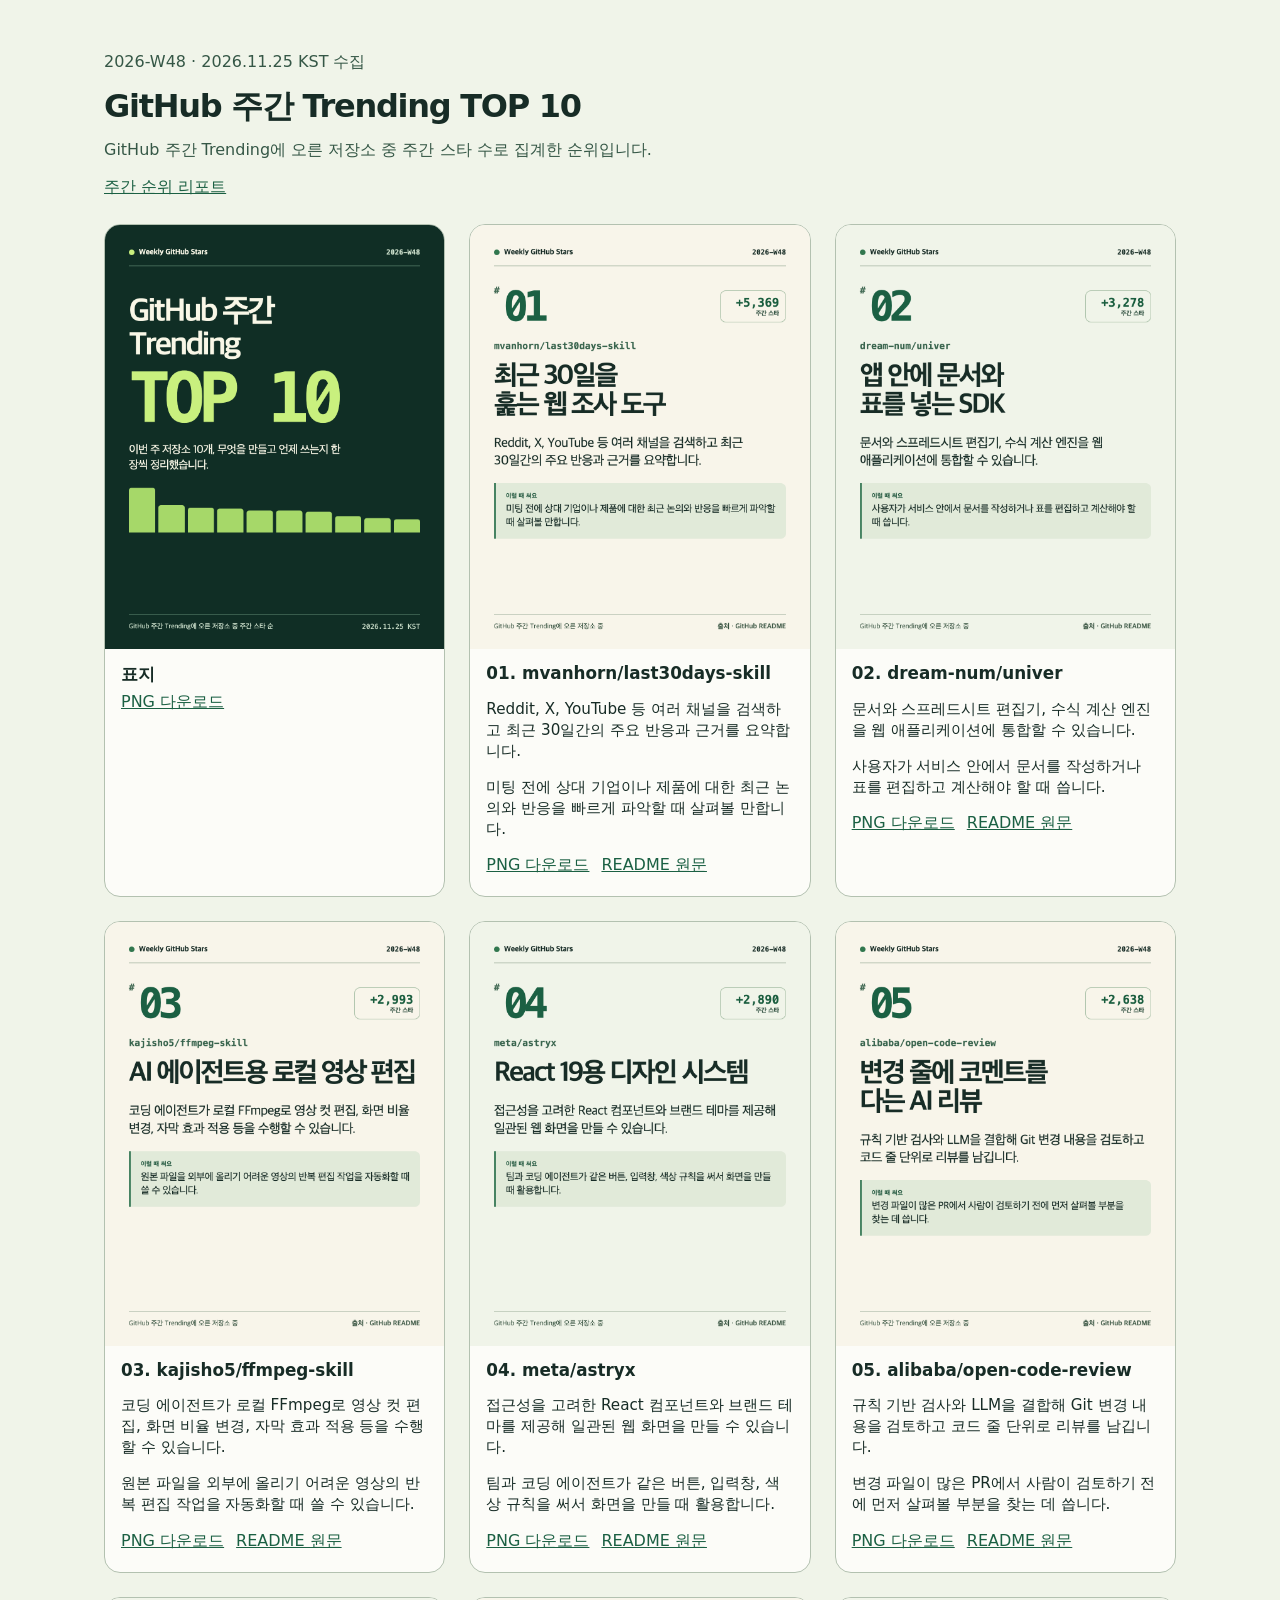
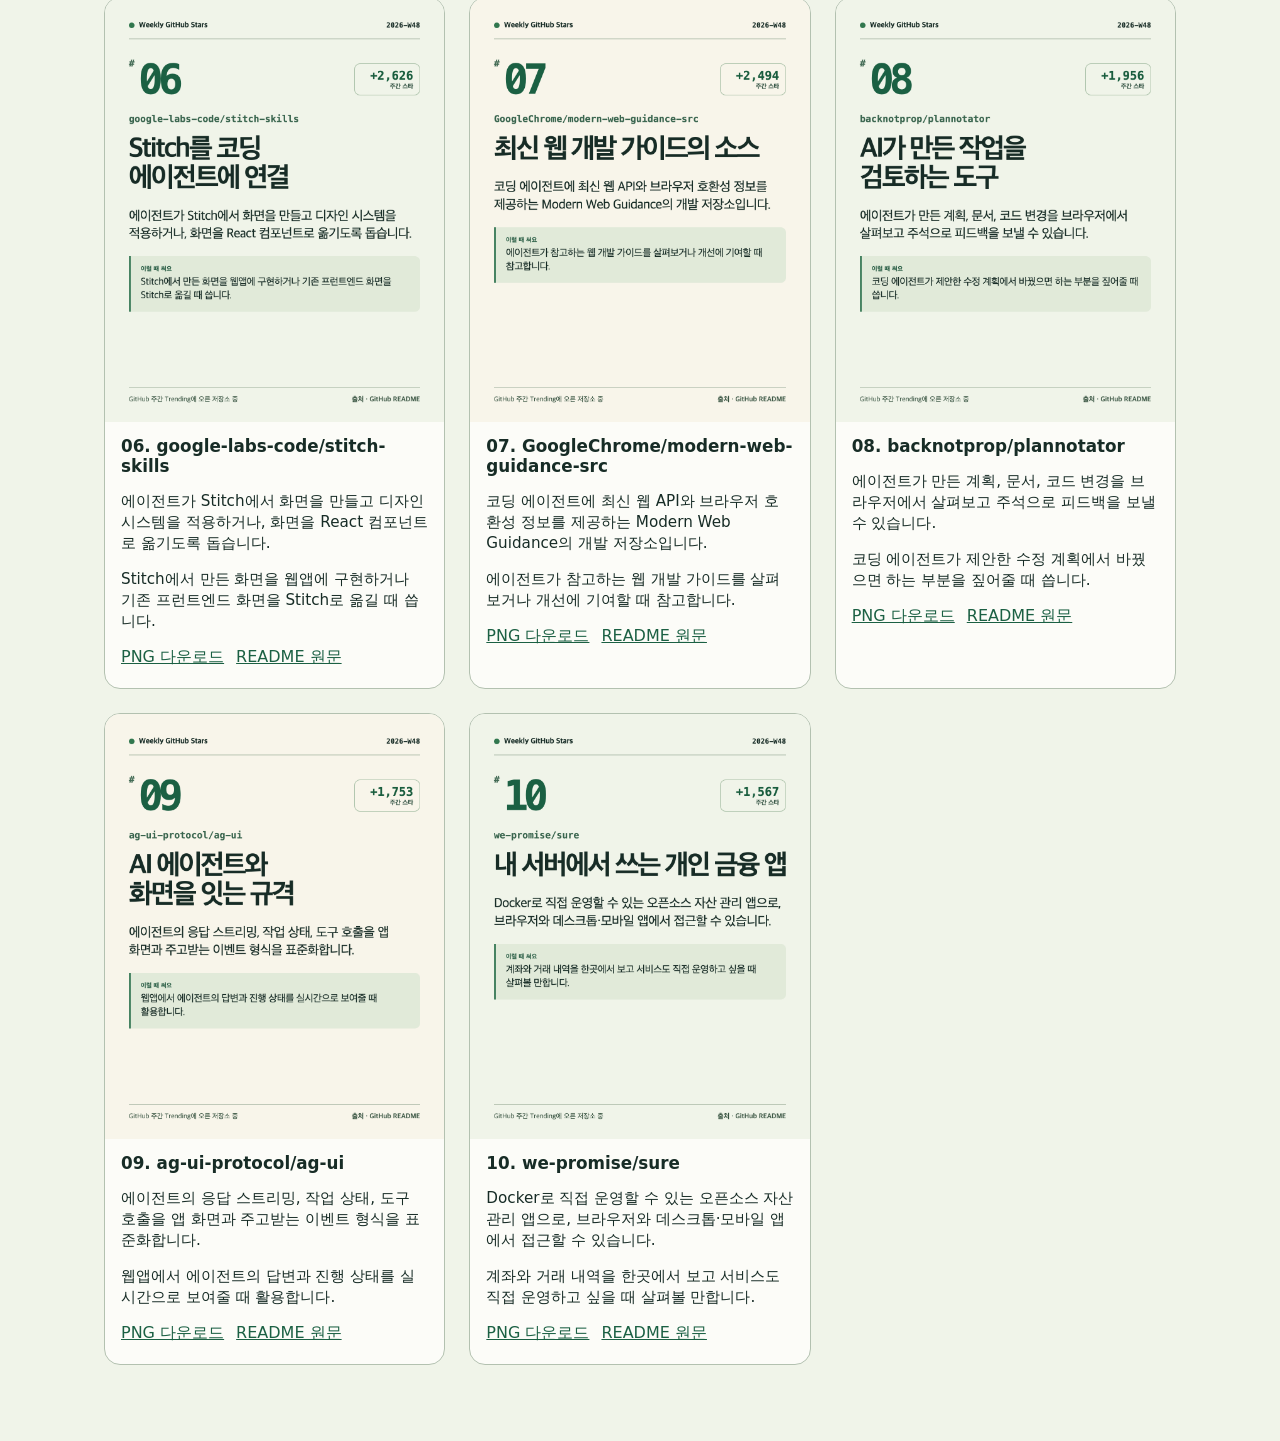
<file: card-news/2026-W48/index.html>
<!doctype html><html lang="ko"><meta charset="utf-8">
<meta name="viewport" content="width=device-width, initial-scale=1"><title>2026-W48 GitHub 카드뉴스</title>
<style>
*{box-sizing:border-box}body{max-width:1120px;margin:auto;padding:36px 24px 60px;background:#f0f4e9;color:#172c26;font-family:system-ui,sans-serif}
header{margin-bottom:26px}header p{color:#355746}h1{margin:.3em 0;line-height:1.1;letter-spacing:-.04em}a{color:#1b6043}
.grid{display:grid;grid-template-columns:repeat(auto-fit,minmax(min(100%,280px),1fr));gap:24px;list-style:none;padding:0}
li{background:#fcfcf8;border:1px solid #b3c1b0;border-radius:16px;overflow:hidden}img{display:block;width:100%;height:auto}
.caption{padding:14px 16px 20px}h2{font-size:1.05rem;margin:0 0 6px;overflow-wrap:anywhere}.caption p{font-size:.95rem}.links{display:flex;flex-wrap:wrap;gap:12px}
</style><main><header><p>2026-W48 · 2026.11.25 KST 수집</p>
<h1>GitHub 주간 Trending TOP 10</h1><p>GitHub 주간 Trending에 오른 저장소 중 주간 스타 수로 집계한 순위입니다.</p>
<a href="https://wonsgong.github.io/weekly-github-starts/weeks/2026-W48.html">주간 순위 리포트</a></header>
<ol class="grid"><li><img src="00-cover.png" width="1080" height="1350" alt="GitHub 주간 Trending TOP 10 표지"><div class="caption"><h2>표지</h2><a href="00-cover.png" download>PNG 다운로드</a></div></li><li><img src="01.png" width="1080" height="1350" loading="lazy" alt="1위 mvanhorn/last30days-skill, 주간 스타 5,369개. 최근 30일을 훑는 웹 조사 도구">
    <div class="caption"><h2>01. mvanhorn/last30days-skill</h2><p>Reddit, X, YouTube 등 여러 채널을 검색하고 최근 30일간의 주요 반응과 근거를 요약합니다.</p><p>미팅 전에 상대 기업이나 제품에 대한 최근 논의와 반응을 빠르게 파악할 때 살펴볼 만합니다.</p>
    <div class="links"><a href="01.png" download>PNG 다운로드</a><a href="https://github.com/mvanhorn/last30days-skill/blob/main/README.md">README 원문</a></div></div></li><li><img src="02.png" width="1080" height="1350" loading="lazy" alt="2위 dream-num/univer, 주간 스타 3,278개. 앱 안에 문서와 표를 넣는 SDK">
    <div class="caption"><h2>02. dream-num/univer</h2><p>문서와 스프레드시트 편집기, 수식 계산 엔진을 웹 애플리케이션에 통합할 수 있습니다.</p><p>사용자가 서비스 안에서 문서를 작성하거나 표를 편집하고 계산해야 할 때 씁니다.</p>
    <div class="links"><a href="02.png" download>PNG 다운로드</a><a href="https://github.com/dream-num/univer/blob/dev/README.md">README 원문</a></div></div></li><li><img src="03.png" width="1080" height="1350" loading="lazy" alt="3위 kajisho5/ffmpeg-skill, 주간 스타 2,993개. AI 에이전트용 로컬 영상 편집">
    <div class="caption"><h2>03. kajisho5/ffmpeg-skill</h2><p>코딩 에이전트가 로컬 FFmpeg로 영상 컷 편집, 화면 비율 변경, 자막 효과 적용 등을 수행할 수 있습니다.</p><p>원본 파일을 외부에 올리기 어려운 영상의 반복 편집 작업을 자동화할 때 쓸 수 있습니다.</p>
    <div class="links"><a href="03.png" download>PNG 다운로드</a><a href="https://github.com/kajisho5/ffmpeg-skill/blob/main/README.md">README 원문</a></div></div></li><li><img src="04.png" width="1080" height="1350" loading="lazy" alt="4위 meta/astryx, 주간 스타 2,890개. React 19용 디자인 시스템">
    <div class="caption"><h2>04. meta/astryx</h2><p>접근성을 고려한 React 컴포넌트와 브랜드 테마를 제공해 일관된 웹 화면을 만들 수 있습니다.</p><p>팀과 코딩 에이전트가 같은 버튼, 입력창, 색상 규칙을 써서 화면을 만들 때 활용합니다.</p>
    <div class="links"><a href="04.png" download>PNG 다운로드</a><a href="https://github.com/meta/astryx/blob/main/README.md">README 원문</a></div></div></li><li><img src="05.png" width="1080" height="1350" loading="lazy" alt="5위 alibaba/open-code-review, 주간 스타 2,638개. 변경 줄에 코멘트를 다는 AI 리뷰">
    <div class="caption"><h2>05. alibaba/open-code-review</h2><p>규칙 기반 검사와 LLM을 결합해 Git 변경 내용을 검토하고 코드 줄 단위로 리뷰를 남깁니다.</p><p>변경 파일이 많은 PR에서 사람이 검토하기 전에 먼저 살펴볼 부분을 찾는 데 씁니다.</p>
    <div class="links"><a href="05.png" download>PNG 다운로드</a><a href="https://github.com/alibaba/open-code-review/blob/main/README.md">README 원문</a></div></div></li><li><img src="06.png" width="1080" height="1350" loading="lazy" alt="6위 google-labs-code/stitch-skills, 주간 스타 2,626개. Stitch를 코딩 에이전트에 연결">
    <div class="caption"><h2>06. google-labs-code/stitch-skills</h2><p>에이전트가 Stitch에서 화면을 만들고 디자인 시스템을 적용하거나, 화면을 React 컴포넌트로 옮기도록 돕습니다.</p><p>Stitch에서 만든 화면을 웹앱에 구현하거나 기존 프런트엔드 화면을 Stitch로 옮길 때 씁니다.</p>
    <div class="links"><a href="06.png" download>PNG 다운로드</a><a href="https://github.com/google-labs-code/stitch-skills/blob/main/README.md">README 원문</a></div></div></li><li><img src="07.png" width="1080" height="1350" loading="lazy" alt="7위 GoogleChrome/modern-web-guidance-src, 주간 스타 2,494개. 최신 웹 개발 가이드의 소스">
    <div class="caption"><h2>07. GoogleChrome/modern-web-guidance-src</h2><p>코딩 에이전트에 최신 웹 API와 브라우저 호환성 정보를 제공하는 Modern Web Guidance의 개발 저장소입니다.</p><p>에이전트가 참고하는 웹 개발 가이드를 살펴보거나 개선에 기여할 때 참고합니다.</p>
    <div class="links"><a href="07.png" download>PNG 다운로드</a><a href="https://github.com/GoogleChrome/modern-web-guidance-src/blob/main/README.md">README 원문</a></div></div></li><li><img src="08.png" width="1080" height="1350" loading="lazy" alt="8위 backnotprop/plannotator, 주간 스타 1,956개. AI가 만든 작업을 검토하는 도구">
    <div class="caption"><h2>08. backnotprop/plannotator</h2><p>에이전트가 만든 계획, 문서, 코드 변경을 브라우저에서 살펴보고 주석으로 피드백을 보낼 수 있습니다.</p><p>코딩 에이전트가 제안한 수정 계획에서 바꿨으면 하는 부분을 짚어줄 때 씁니다.</p>
    <div class="links"><a href="08.png" download>PNG 다운로드</a><a href="https://github.com/backnotprop/plannotator/blob/main/README.md">README 원문</a></div></div></li><li><img src="09.png" width="1080" height="1350" loading="lazy" alt="9위 ag-ui-protocol/ag-ui, 주간 스타 1,753개. AI 에이전트와 화면을 잇는 규격">
    <div class="caption"><h2>09. ag-ui-protocol/ag-ui</h2><p>에이전트의 응답 스트리밍, 작업 상태, 도구 호출을 앱 화면과 주고받는 이벤트 형식을 표준화합니다.</p><p>웹앱에서 에이전트의 답변과 진행 상태를 실시간으로 보여줄 때 활용합니다.</p>
    <div class="links"><a href="09.png" download>PNG 다운로드</a><a href="https://github.com/ag-ui-protocol/ag-ui/blob/main/README.md">README 원문</a></div></div></li><li><img src="10.png" width="1080" height="1350" loading="lazy" alt="10위 we-promise/sure, 주간 스타 1,567개. 내 서버에서 쓰는 개인 금융 앱">
    <div class="caption"><h2>10. we-promise/sure</h2><p>Docker로 직접 운영할 수 있는 오픈소스 자산 관리 앱으로, 브라우저와 데스크톱·모바일 앱에서 접근할 수 있습니다.</p><p>계좌와 거래 내역을 한곳에서 보고 서비스도 직접 운영하고 싶을 때 살펴볼 만합니다.</p>
    <div class="links"><a href="10.png" download>PNG 다운로드</a><a href="https://github.com/we-promise/sure/blob/main/README.md">README 원문</a></div></div></li></ol></main></html>
</file>
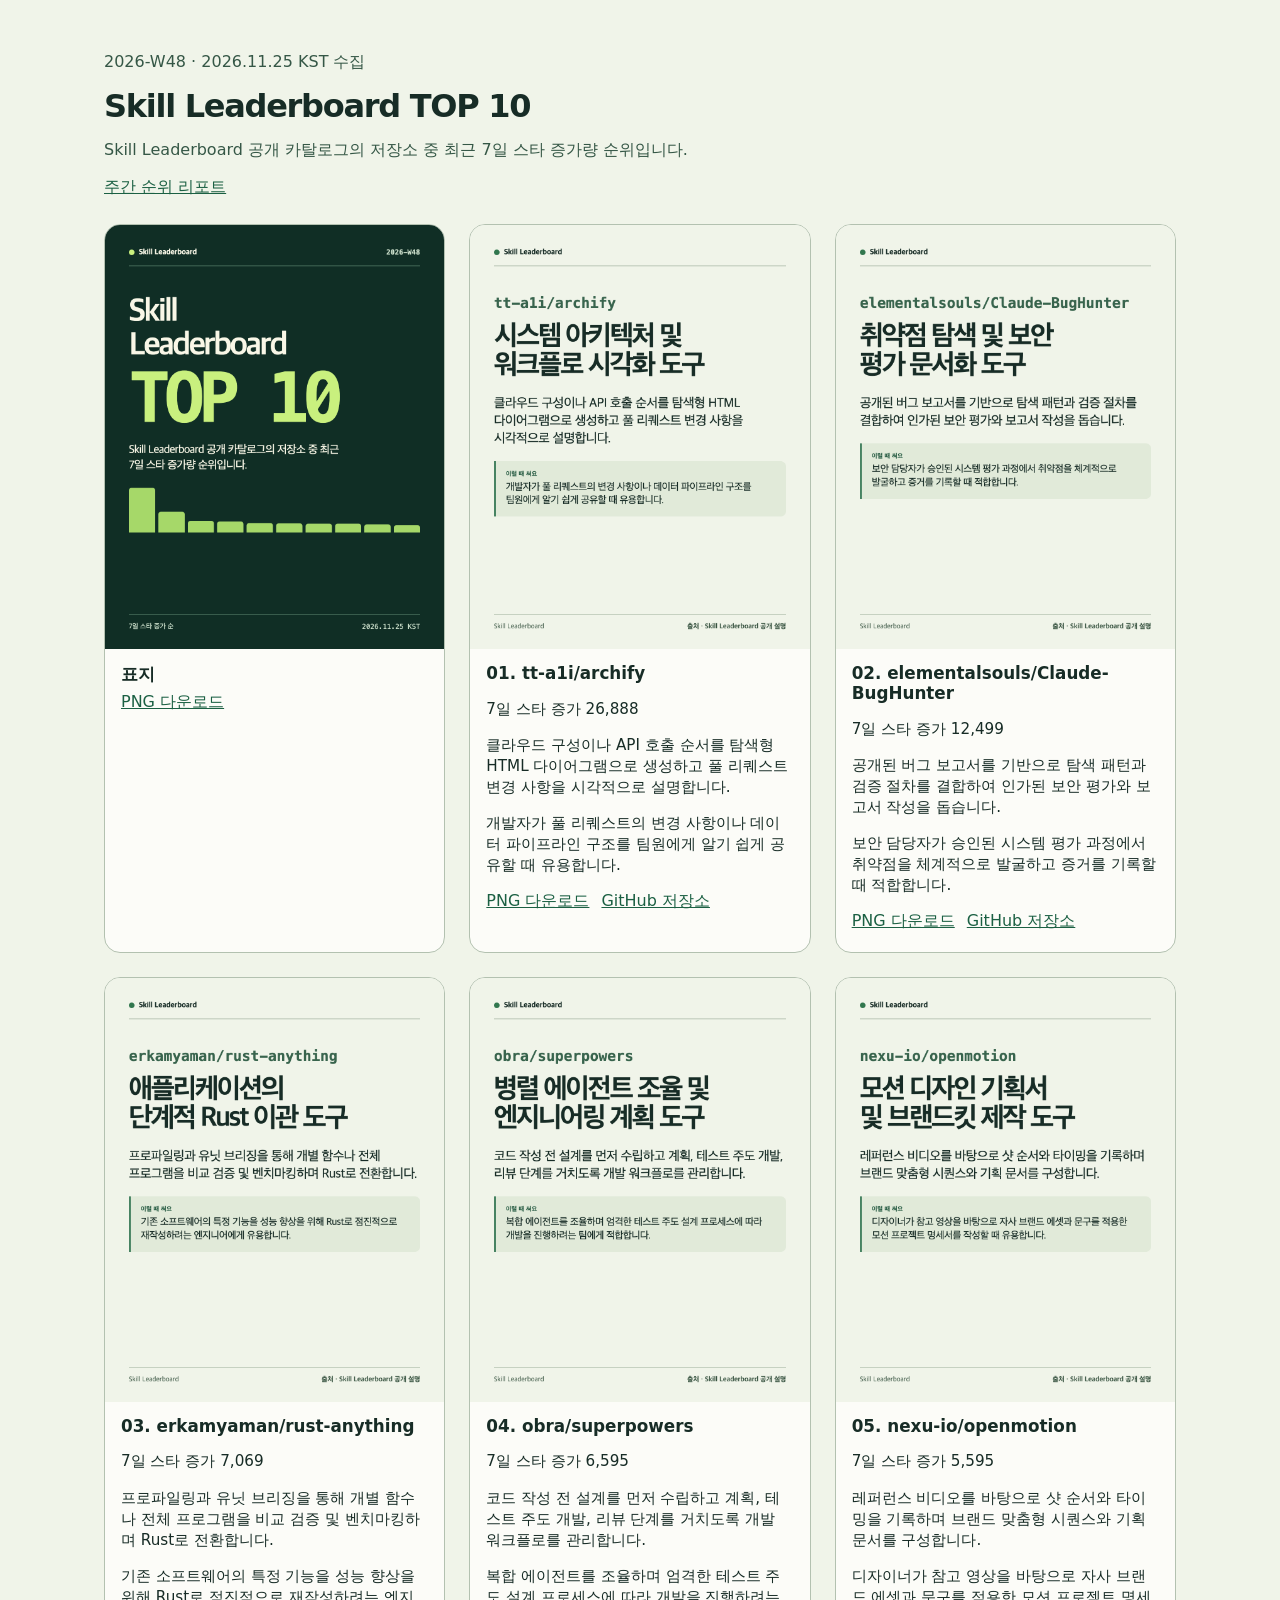
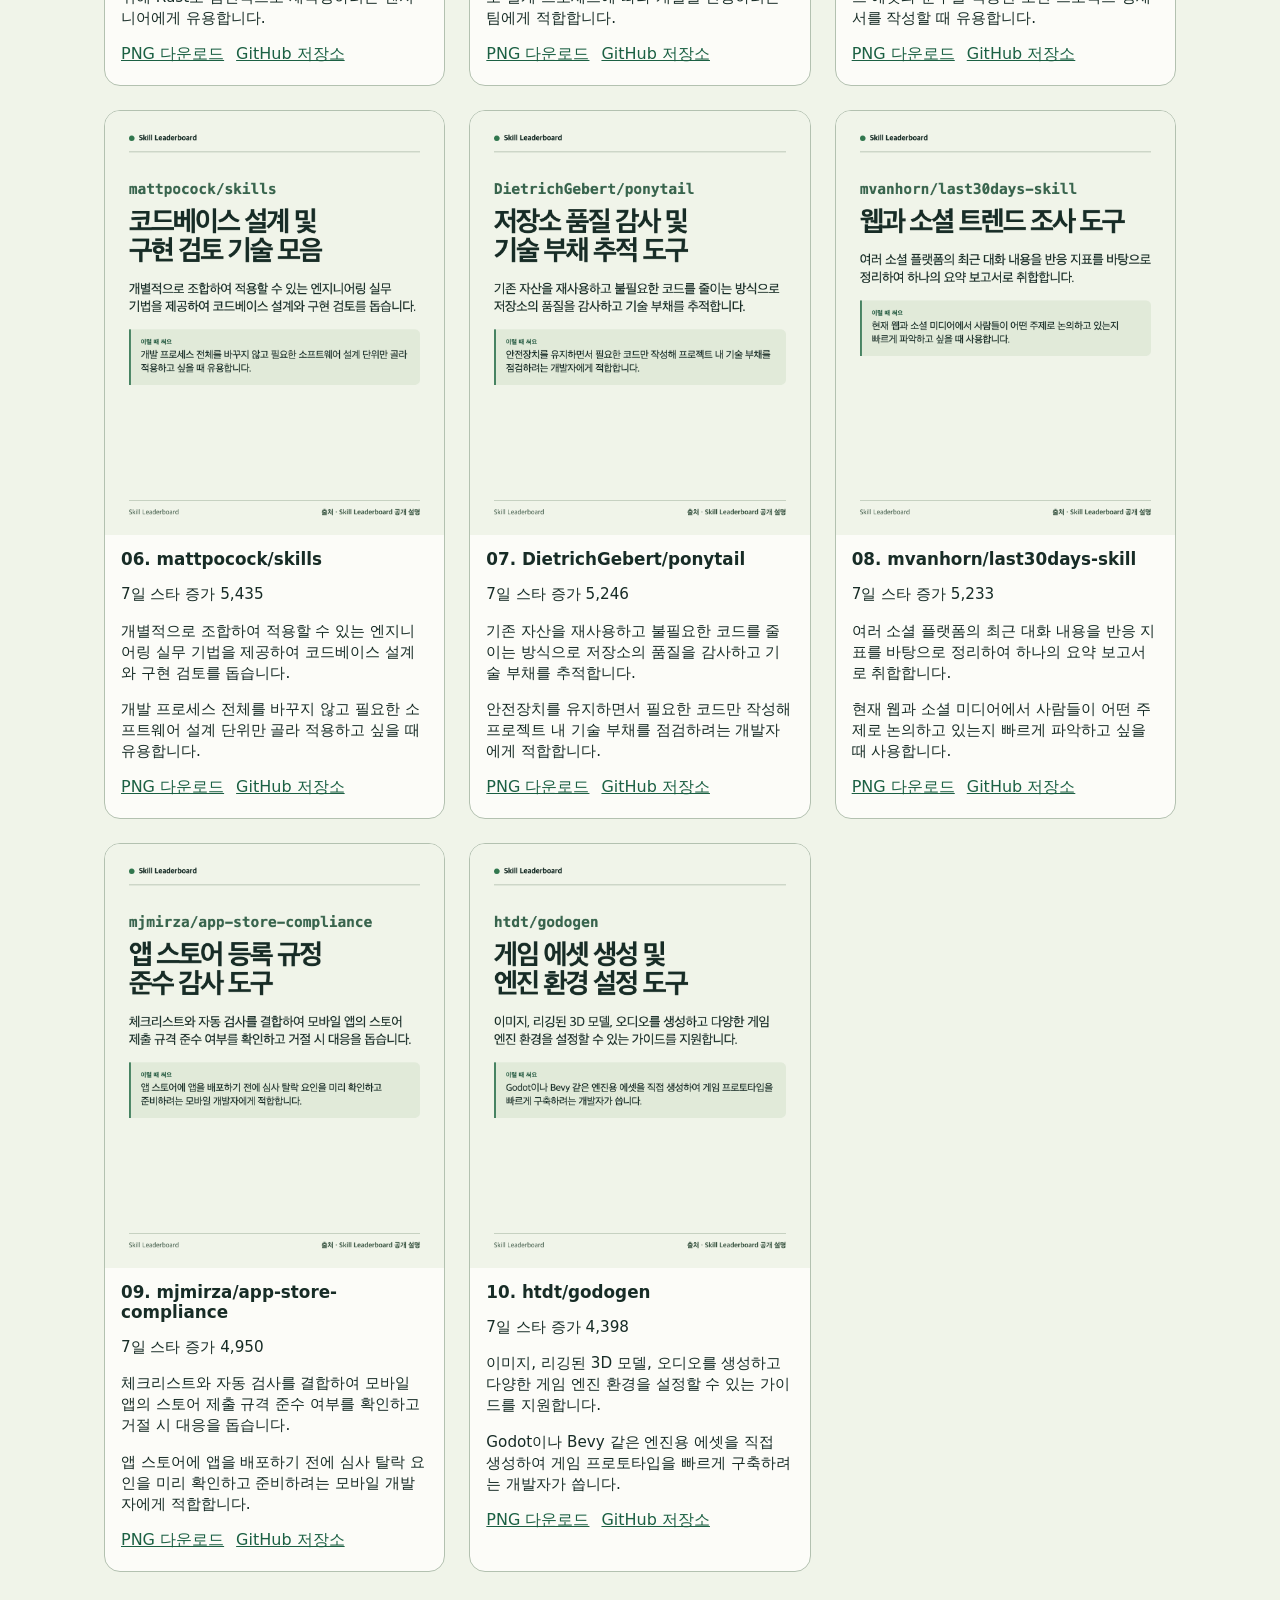
<file: card-news/skill-leaderboard/2026-W48/index.html>
<!doctype html><html lang="ko"><meta charset="utf-8">
    <meta name="viewport" content="width=device-width, initial-scale=1"><title>2026-W48 Skill Leaderboard 카드뉴스</title>
    <style>
    *{box-sizing:border-box}body{max-width:1120px;margin:auto;padding:36px 24px 60px;background:#f0f4e9;color:#172c26;font-family:system-ui,sans-serif}
    header{margin-bottom:26px}header p{color:#355746}h1{margin:.3em 0;line-height:1.1;letter-spacing:-.04em}a{color:#1b6043}
    .grid{display:grid;grid-template-columns:repeat(auto-fit,minmax(min(100%,280px),1fr));gap:24px;list-style:none;padding:0}
    li{background:#fcfcf8;border:1px solid #b3c1b0;border-radius:16px;overflow:hidden}img{display:block;width:100%;height:auto}
    .caption{padding:14px 16px 20px}h2{font-size:1.05rem;margin:0 0 6px;overflow-wrap:anywhere}.caption p{font-size:.95rem}.links{display:flex;flex-wrap:wrap;gap:12px}
    </style><main><header><p>2026-W48 · 2026.11.25 KST 수집</p>
    <h1>Skill Leaderboard TOP 10</h1><p>Skill Leaderboard 공개 카탈로그의 저장소 중 최근 7일 스타 증가량 순위입니다.</p>
    <a href="../../../skill-leaderboard/weeks/2026-W48.html">주간 순위 리포트</a></header>
    <ol class="grid"><li><img src="00-cover.png" width="1080" height="1350" alt="Skill Leaderboard TOP 10 표지"><div class="caption"><h2>표지</h2><a href="00-cover.png" download>PNG 다운로드</a></div></li><li><img src="01.png" width="1080" height="1350" loading="lazy" alt="1위 tt-a1i/archify, 7일 스타 증가 26,888. 시스템 아키텍처 및 워크플로 시각화 도구">
        <div class="caption"><h2>01. tt-a1i/archify</h2><p>7일 스타 증가 26,888</p><p>클라우드 구성이나 API 호출 순서를 탐색형 HTML 다이어그램으로 생성하고 풀 리퀘스트 변경 사항을 시각적으로 설명합니다.</p><p>개발자가 풀 리퀘스트의 변경 사항이나 데이터 파이프라인 구조를 팀원에게 알기 쉽게 공유할 때 유용합니다.</p>
        <div class="links"><a href="01.png" download>PNG 다운로드</a><a href="https://github.com/tt-a1i/archify">GitHub 저장소</a></div></div></li><li><img src="02.png" width="1080" height="1350" loading="lazy" alt="2위 elementalsouls/Claude-BugHunter, 7일 스타 증가 12,499. 취약점 탐색 및 보안 평가 문서화 도구">
        <div class="caption"><h2>02. elementalsouls/Claude-BugHunter</h2><p>7일 스타 증가 12,499</p><p>공개된 버그 보고서를 기반으로 탐색 패턴과 검증 절차를 결합하여 인가된 보안 평가와 보고서 작성을 돕습니다.</p><p>보안 담당자가 승인된 시스템 평가 과정에서 취약점을 체계적으로 발굴하고 증거를 기록할 때 적합합니다.</p>
        <div class="links"><a href="02.png" download>PNG 다운로드</a><a href="https://github.com/elementalsouls/Claude-BugHunter">GitHub 저장소</a></div></div></li><li><img src="03.png" width="1080" height="1350" loading="lazy" alt="3위 erkamyaman/rust-anything, 7일 스타 증가 7,069. 애플리케이션의 단계적 Rust 이관 도구">
        <div class="caption"><h2>03. erkamyaman/rust-anything</h2><p>7일 스타 증가 7,069</p><p>프로파일링과 유닛 브리징을 통해 개별 함수나 전체 프로그램을 비교 검증 및 벤치마킹하며 Rust로 전환합니다.</p><p>기존 소프트웨어의 특정 기능을 성능 향상을 위해 Rust로 점진적으로 재작성하려는 엔지니어에게 유용합니다.</p>
        <div class="links"><a href="03.png" download>PNG 다운로드</a><a href="https://github.com/erkamyaman/rust-anything">GitHub 저장소</a></div></div></li><li><img src="04.png" width="1080" height="1350" loading="lazy" alt="4위 obra/superpowers, 7일 스타 증가 6,595. 병렬 에이전트 조율 및 엔지니어링 계획 도구">
        <div class="caption"><h2>04. obra/superpowers</h2><p>7일 스타 증가 6,595</p><p>코드 작성 전 설계를 먼저 수립하고 계획, 테스트 주도 개발, 리뷰 단계를 거치도록 개발 워크플로를 관리합니다.</p><p>복합 에이전트를 조율하며 엄격한 테스트 주도 설계 프로세스에 따라 개발을 진행하려는 팀에게 적합합니다.</p>
        <div class="links"><a href="04.png" download>PNG 다운로드</a><a href="https://github.com/obra/superpowers">GitHub 저장소</a></div></div></li><li><img src="05.png" width="1080" height="1350" loading="lazy" alt="5위 nexu-io/openmotion, 7일 스타 증가 5,595. 모션 디자인 기획서 및 브랜드킷 제작 도구">
        <div class="caption"><h2>05. nexu-io/openmotion</h2><p>7일 스타 증가 5,595</p><p>레퍼런스 비디오를 바탕으로 샷 순서와 타이밍을 기록하며 브랜드 맞춤형 시퀀스와 기획 문서를 구성합니다.</p><p>디자이너가 참고 영상을 바탕으로 자사 브랜드 에셋과 문구를 적용한 모션 프로젝트 명세서를 작성할 때 유용합니다.</p>
        <div class="links"><a href="05.png" download>PNG 다운로드</a><a href="https://github.com/nexu-io/openmotion">GitHub 저장소</a></div></div></li><li><img src="06.png" width="1080" height="1350" loading="lazy" alt="6위 mattpocock/skills, 7일 스타 증가 5,435. 코드베이스 설계 및 구현 검토 기술 모음">
        <div class="caption"><h2>06. mattpocock/skills</h2><p>7일 스타 증가 5,435</p><p>개별적으로 조합하여 적용할 수 있는 엔지니어링 실무 기법을 제공하여 코드베이스 설계와 구현 검토를 돕습니다.</p><p>개발 프로세스 전체를 바꾸지 않고 필요한 소프트웨어 설계 단위만 골라 적용하고 싶을 때 유용합니다.</p>
        <div class="links"><a href="06.png" download>PNG 다운로드</a><a href="https://github.com/mattpocock/skills">GitHub 저장소</a></div></div></li><li><img src="07.png" width="1080" height="1350" loading="lazy" alt="7위 DietrichGebert/ponytail, 7일 스타 증가 5,246. 저장소 품질 감사 및 기술 부채 추적 도구">
        <div class="caption"><h2>07. DietrichGebert/ponytail</h2><p>7일 스타 증가 5,246</p><p>기존 자산을 재사용하고 불필요한 코드를 줄이는 방식으로 저장소의 품질을 감사하고 기술 부채를 추적합니다.</p><p>안전장치를 유지하면서 필요한 코드만 작성해 프로젝트 내 기술 부채를 점검하려는 개발자에게 적합합니다.</p>
        <div class="links"><a href="07.png" download>PNG 다운로드</a><a href="https://github.com/DietrichGebert/ponytail">GitHub 저장소</a></div></div></li><li><img src="08.png" width="1080" height="1350" loading="lazy" alt="8위 mvanhorn/last30days-skill, 7일 스타 증가 5,233. 웹과 소셜 트렌드 조사 도구">
        <div class="caption"><h2>08. mvanhorn/last30days-skill</h2><p>7일 스타 증가 5,233</p><p>여러 소셜 플랫폼의 최근 대화 내용을 반응 지표를 바탕으로 정리하여 하나의 요약 보고서로 취합합니다.</p><p>현재 웹과 소셜 미디어에서 사람들이 어떤 주제로 논의하고 있는지 빠르게 파악하고 싶을 때 사용합니다.</p>
        <div class="links"><a href="08.png" download>PNG 다운로드</a><a href="https://github.com/mvanhorn/last30days-skill">GitHub 저장소</a></div></div></li><li><img src="09.png" width="1080" height="1350" loading="lazy" alt="9위 mjmirza/app-store-compliance, 7일 스타 증가 4,950. 앱 스토어 등록 규정 준수 감사 도구">
        <div class="caption"><h2>09. mjmirza/app-store-compliance</h2><p>7일 스타 증가 4,950</p><p>체크리스트와 자동 검사를 결합하여 모바일 앱의 스토어 제출 규격 준수 여부를 확인하고 거절 시 대응을 돕습니다.</p><p>앱 스토어에 앱을 배포하기 전에 심사 탈락 요인을 미리 확인하고 준비하려는 모바일 개발자에게 적합합니다.</p>
        <div class="links"><a href="09.png" download>PNG 다운로드</a><a href="https://github.com/mjmirza/app-store-compliance">GitHub 저장소</a></div></div></li><li><img src="10.png" width="1080" height="1350" loading="lazy" alt="10위 htdt/godogen, 7일 스타 증가 4,398. 게임 에셋 생성 및 엔진 환경 설정 도구">
        <div class="caption"><h2>10. htdt/godogen</h2><p>7일 스타 증가 4,398</p><p>이미지, 리깅된 3D 모델, 오디오를 생성하고 다양한 게임 엔진 환경을 설정할 수 있는 가이드를 지원합니다.</p><p>Godot이나 Bevy 같은 엔진용 에셋을 직접 생성하여 게임 프로토타입을 빠르게 구축하려는 개발자가 씁니다.</p>
        <div class="links"><a href="10.png" download>PNG 다운로드</a><a href="https://github.com/htdt/godogen">GitHub 저장소</a></div></div></li></ol></main></html>
</file>
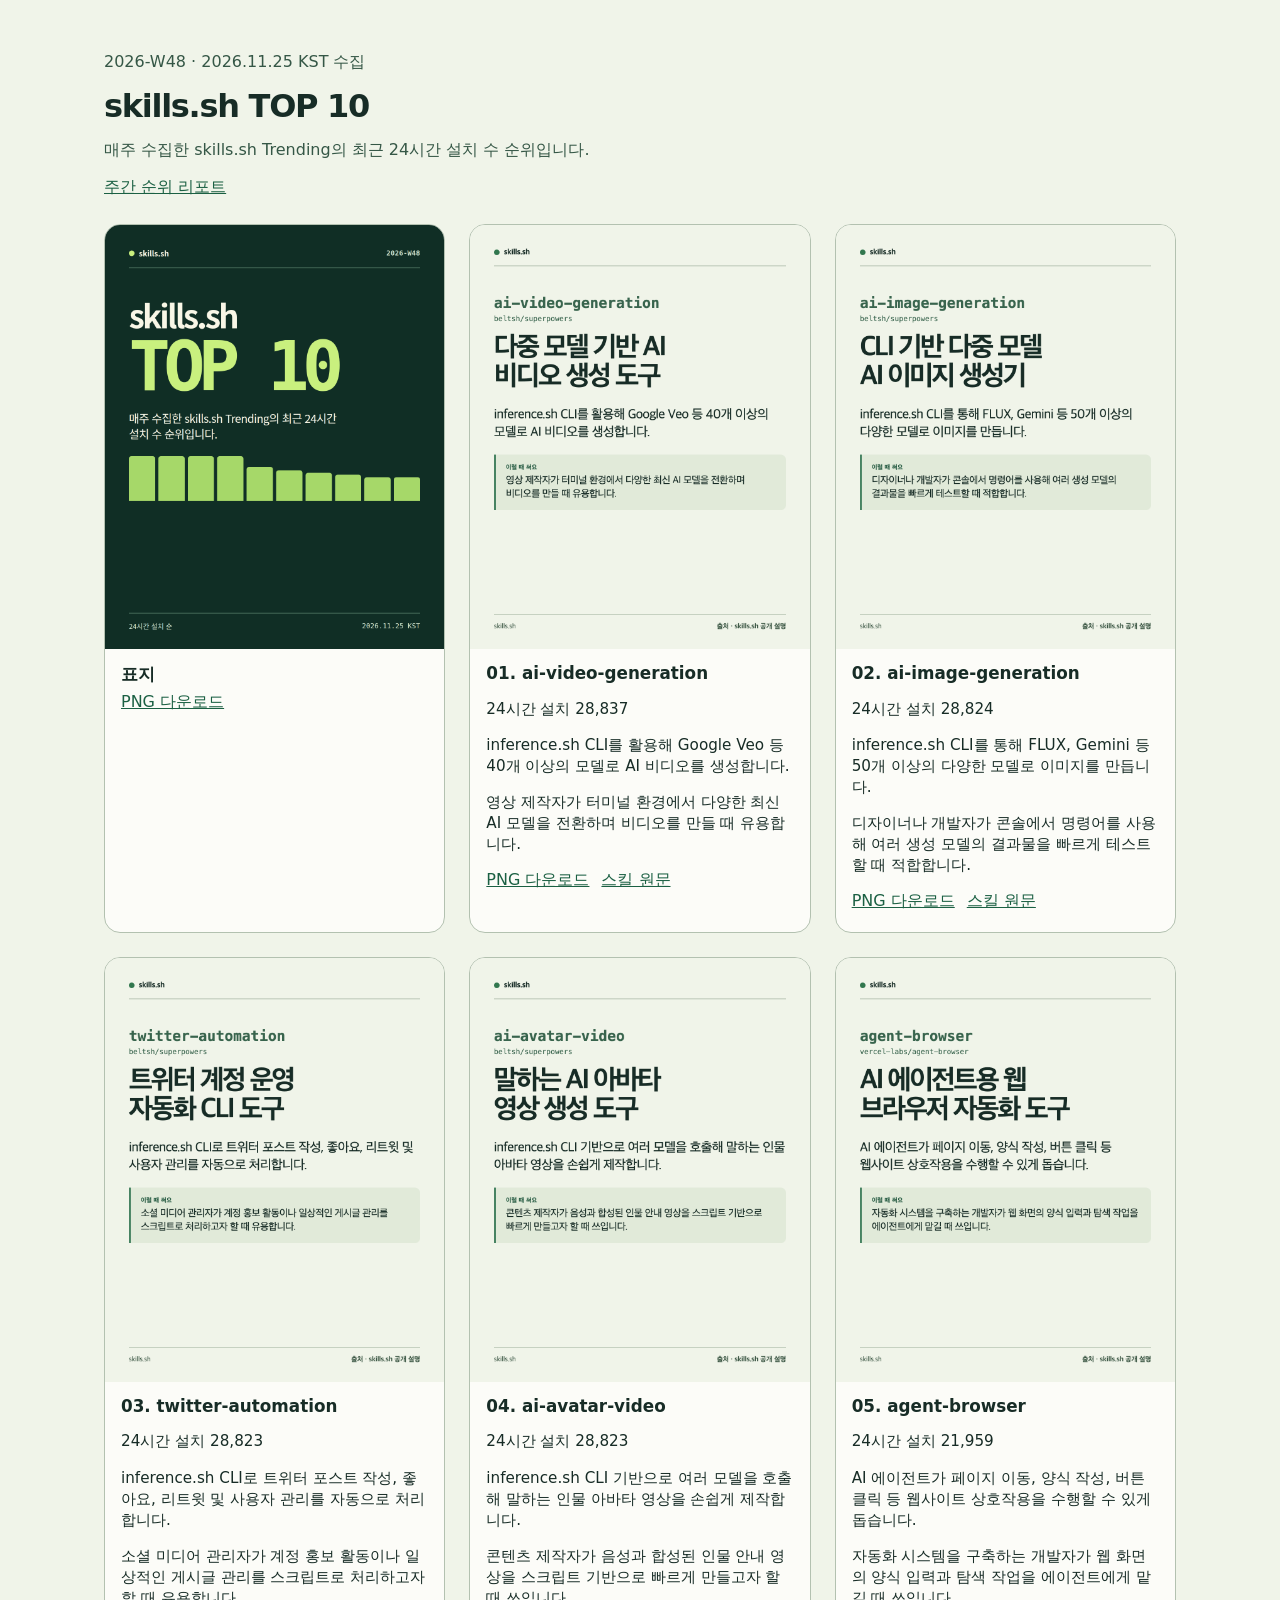
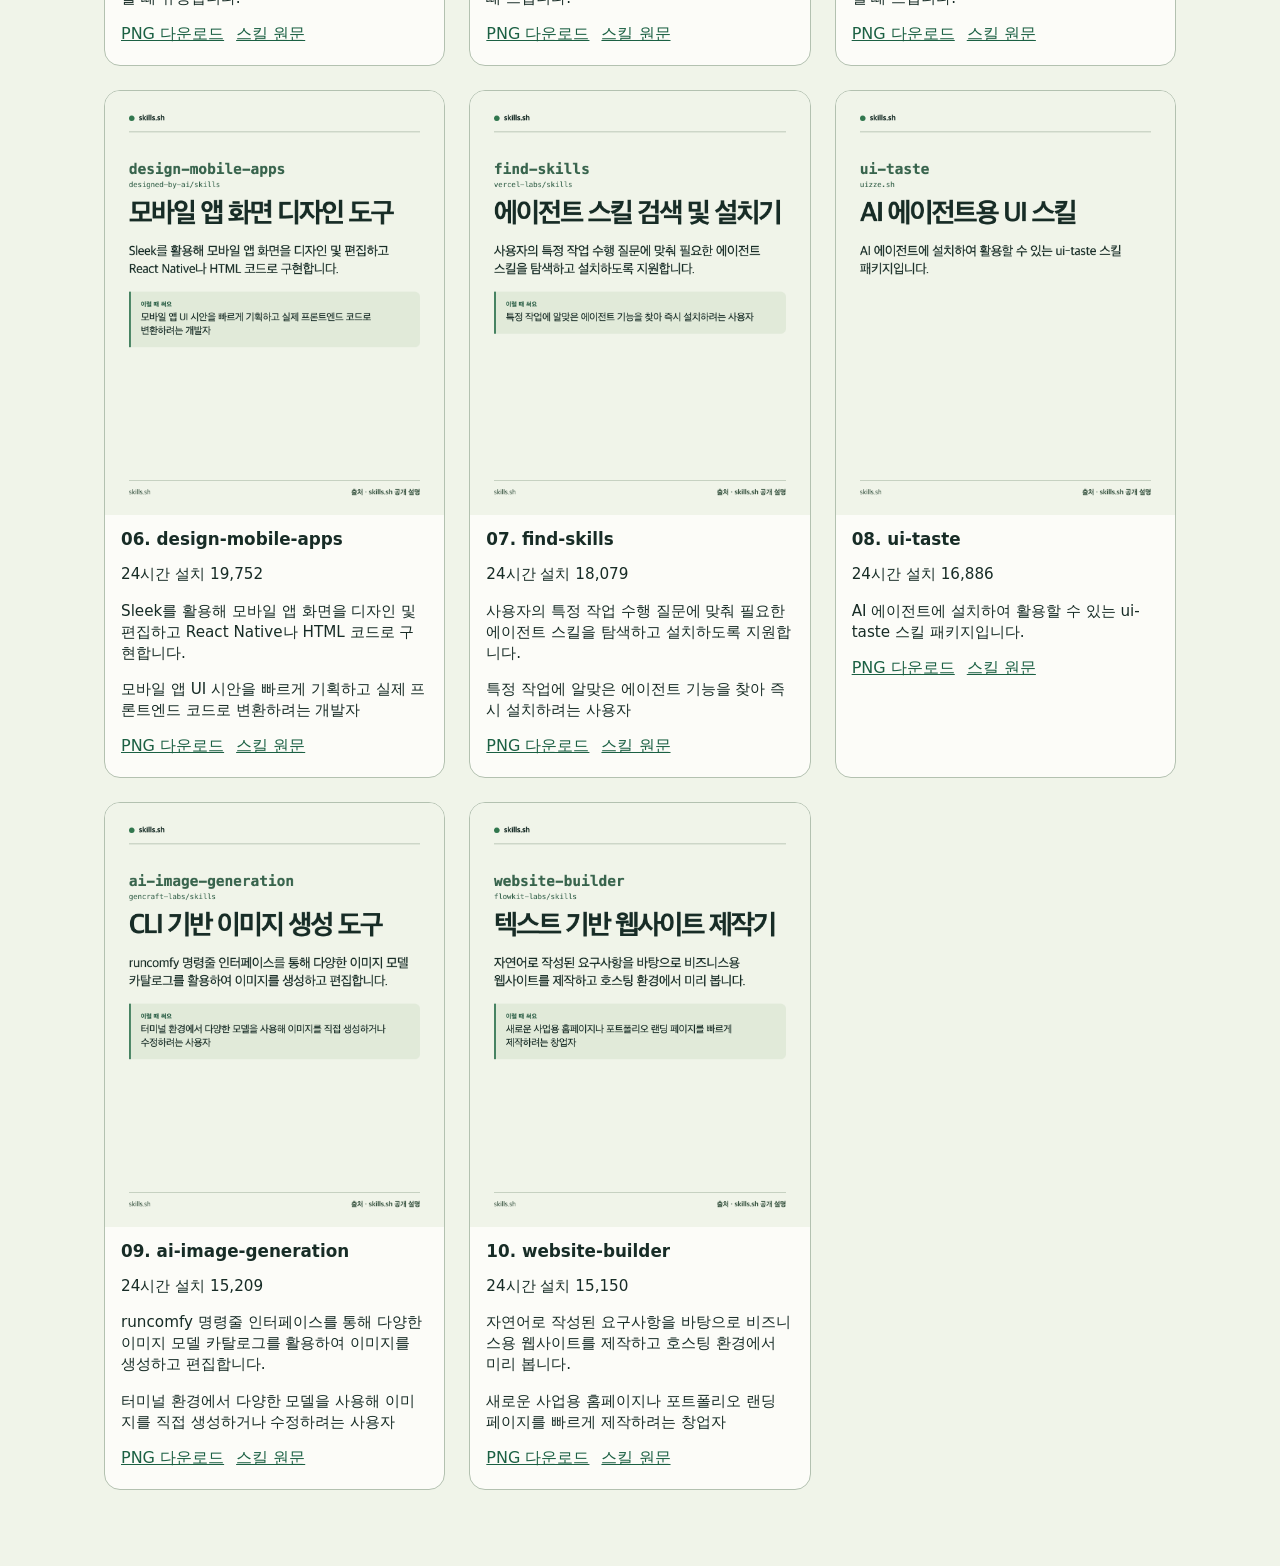
<file: card-news/skills-sh/2026-W48/index.html>
<!doctype html><html lang="ko"><meta charset="utf-8">
    <meta name="viewport" content="width=device-width, initial-scale=1"><title>2026-W48 skills.sh 카드뉴스</title>
    <style>
    *{box-sizing:border-box}body{max-width:1120px;margin:auto;padding:36px 24px 60px;background:#f0f4e9;color:#172c26;font-family:system-ui,sans-serif}
    header{margin-bottom:26px}header p{color:#355746}h1{margin:.3em 0;line-height:1.1;letter-spacing:-.04em}a{color:#1b6043}
    .grid{display:grid;grid-template-columns:repeat(auto-fit,minmax(min(100%,280px),1fr));gap:24px;list-style:none;padding:0}
    li{background:#fcfcf8;border:1px solid #b3c1b0;border-radius:16px;overflow:hidden}img{display:block;width:100%;height:auto}
    .caption{padding:14px 16px 20px}h2{font-size:1.05rem;margin:0 0 6px;overflow-wrap:anywhere}.caption p{font-size:.95rem}.links{display:flex;flex-wrap:wrap;gap:12px}
    </style><main><header><p>2026-W48 · 2026.11.25 KST 수집</p>
    <h1>skills.sh TOP 10</h1><p>매주 수집한 skills.sh Trending의 최근 24시간 설치 수 순위입니다.</p>
    <a href="../../../skills-sh/weeks/2026-W48.html">주간 순위 리포트</a></header>
    <ol class="grid"><li><img src="00-cover.png" width="1080" height="1350" alt="skills.sh TOP 10 표지"><div class="caption"><h2>표지</h2><a href="00-cover.png" download>PNG 다운로드</a></div></li><li><img src="01.png" width="1080" height="1350" loading="lazy" alt="1위 ai-video-generation, 24시간 설치 28,837. 다중 모델 기반 AI 비디오 생성 도구">
        <div class="caption"><h2>01. ai-video-generation</h2><p>24시간 설치 28,837</p><p>inference.sh CLI를 활용해 Google Veo 등 40개 이상의 모델로 AI 비디오를 생성합니다.</p><p>영상 제작자가 터미널 환경에서 다양한 최신 AI 모델을 전환하며 비디오를 만들 때 유용합니다.</p>
        <div class="links"><a href="01.png" download>PNG 다운로드</a><a href="https://www.skills.sh/beltsh/superpowers/ai-video-generation">스킬 원문</a></div></div></li><li><img src="02.png" width="1080" height="1350" loading="lazy" alt="2위 ai-image-generation, 24시간 설치 28,824. CLI 기반 다중 모델 AI 이미지 생성기">
        <div class="caption"><h2>02. ai-image-generation</h2><p>24시간 설치 28,824</p><p>inference.sh CLI를 통해 FLUX, Gemini 등 50개 이상의 다양한 모델로 이미지를 만듭니다.</p><p>디자이너나 개발자가 콘솔에서 명령어를 사용해 여러 생성 모델의 결과물을 빠르게 테스트할 때 적합합니다.</p>
        <div class="links"><a href="02.png" download>PNG 다운로드</a><a href="https://www.skills.sh/beltsh/superpowers/ai-image-generation">스킬 원문</a></div></div></li><li><img src="03.png" width="1080" height="1350" loading="lazy" alt="3위 twitter-automation, 24시간 설치 28,823. 트위터 계정 운영 자동화 CLI 도구">
        <div class="caption"><h2>03. twitter-automation</h2><p>24시간 설치 28,823</p><p>inference.sh CLI로 트위터 포스트 작성, 좋아요, 리트윗 및 사용자 관리를 자동으로 처리합니다.</p><p>소셜 미디어 관리자가 계정 홍보 활동이나 일상적인 게시글 관리를 스크립트로 처리하고자 할 때 유용합니다.</p>
        <div class="links"><a href="03.png" download>PNG 다운로드</a><a href="https://www.skills.sh/beltsh/superpowers/twitter-automation">스킬 원문</a></div></div></li><li><img src="04.png" width="1080" height="1350" loading="lazy" alt="4위 ai-avatar-video, 24시간 설치 28,823. 말하는 AI 아바타 영상 생성 도구">
        <div class="caption"><h2>04. ai-avatar-video</h2><p>24시간 설치 28,823</p><p>inference.sh CLI 기반으로 여러 모델을 호출해 말하는 인물 아바타 영상을 손쉽게 제작합니다.</p><p>콘텐츠 제작자가 음성과 합성된 인물 안내 영상을 스크립트 기반으로 빠르게 만들고자 할 때 쓰입니다.</p>
        <div class="links"><a href="04.png" download>PNG 다운로드</a><a href="https://www.skills.sh/beltsh/superpowers/ai-avatar-video">스킬 원문</a></div></div></li><li><img src="05.png" width="1080" height="1350" loading="lazy" alt="5위 agent-browser, 24시간 설치 21,959. AI 에이전트용 웹 브라우저 자동화 도구">
        <div class="caption"><h2>05. agent-browser</h2><p>24시간 설치 21,959</p><p>AI 에이전트가 페이지 이동, 양식 작성, 버튼 클릭 등 웹사이트 상호작용을 수행할 수 있게 돕습니다.</p><p>자동화 시스템을 구축하는 개발자가 웹 화면의 양식 입력과 탐색 작업을 에이전트에게 맡길 때 쓰입니다.</p>
        <div class="links"><a href="05.png" download>PNG 다운로드</a><a href="https://www.skills.sh/vercel-labs/agent-browser/agent-browser">스킬 원문</a></div></div></li><li><img src="06.png" width="1080" height="1350" loading="lazy" alt="6위 design-mobile-apps, 24시간 설치 19,752. 모바일 앱 화면 디자인 도구">
        <div class="caption"><h2>06. design-mobile-apps</h2><p>24시간 설치 19,752</p><p>Sleek를 활용해 모바일 앱 화면을 디자인 및 편집하고 React Native나 HTML 코드로 구현합니다.</p><p>모바일 앱 UI 시안을 빠르게 기획하고 실제 프론트엔드 코드로 변환하려는 개발자</p>
        <div class="links"><a href="06.png" download>PNG 다운로드</a><a href="https://www.skills.sh/designed-by-ai/skills/design-mobile-apps">스킬 원문</a></div></div></li><li><img src="07.png" width="1080" height="1350" loading="lazy" alt="7위 find-skills, 24시간 설치 18,079. 에이전트 스킬 검색 및 설치기">
        <div class="caption"><h2>07. find-skills</h2><p>24시간 설치 18,079</p><p>사용자의 특정 작업 수행 질문에 맞춰 필요한 에이전트 스킬을 탐색하고 설치하도록 지원합니다.</p><p>특정 작업에 알맞은 에이전트 기능을 찾아 즉시 설치하려는 사용자</p>
        <div class="links"><a href="07.png" download>PNG 다운로드</a><a href="https://www.skills.sh/vercel-labs/skills/find-skills">스킬 원문</a></div></div></li><li><img src="08.png" width="1080" height="1350" loading="lazy" alt="8위 ui-taste, 24시간 설치 16,886. AI 에이전트용 UI 스킬">
        <div class="caption"><h2>08. ui-taste</h2><p>24시간 설치 16,886</p><p>AI 에이전트에 설치하여 활용할 수 있는 ui-taste 스킬 패키지입니다.</p>
        <div class="links"><a href="08.png" download>PNG 다운로드</a><a href="https://www.skills.sh/site/uizze.sh/ui-taste">스킬 원문</a></div></div></li><li><img src="09.png" width="1080" height="1350" loading="lazy" alt="9위 ai-image-generation, 24시간 설치 15,209. CLI 기반 이미지 생성 도구">
        <div class="caption"><h2>09. ai-image-generation</h2><p>24시간 설치 15,209</p><p>runcomfy 명령줄 인터페이스를 통해 다양한 이미지 모델 카탈로그를 활용하여 이미지를 생성하고 편집합니다.</p><p>터미널 환경에서 다양한 모델을 사용해 이미지를 직접 생성하거나 수정하려는 사용자</p>
        <div class="links"><a href="09.png" download>PNG 다운로드</a><a href="https://www.skills.sh/gencraft-labs/skills/ai-image-generation">스킬 원문</a></div></div></li><li><img src="10.png" width="1080" height="1350" loading="lazy" alt="10위 website-builder, 24시간 설치 15,150. 텍스트 기반 웹사이트 제작기">
        <div class="caption"><h2>10. website-builder</h2><p>24시간 설치 15,150</p><p>자연어로 작성된 요구사항을 바탕으로 비즈니스용 웹사이트를 제작하고 호스팅 환경에서 미리 봅니다.</p><p>새로운 사업용 홈페이지나 포트폴리오 랜딩 페이지를 빠르게 제작하려는 창업자</p>
        <div class="links"><a href="10.png" download>PNG 다운로드</a><a href="https://www.skills.sh/flowkit-labs/skills/website-builder">스킬 원문</a></div></div></li></ol></main></html>
</file>
